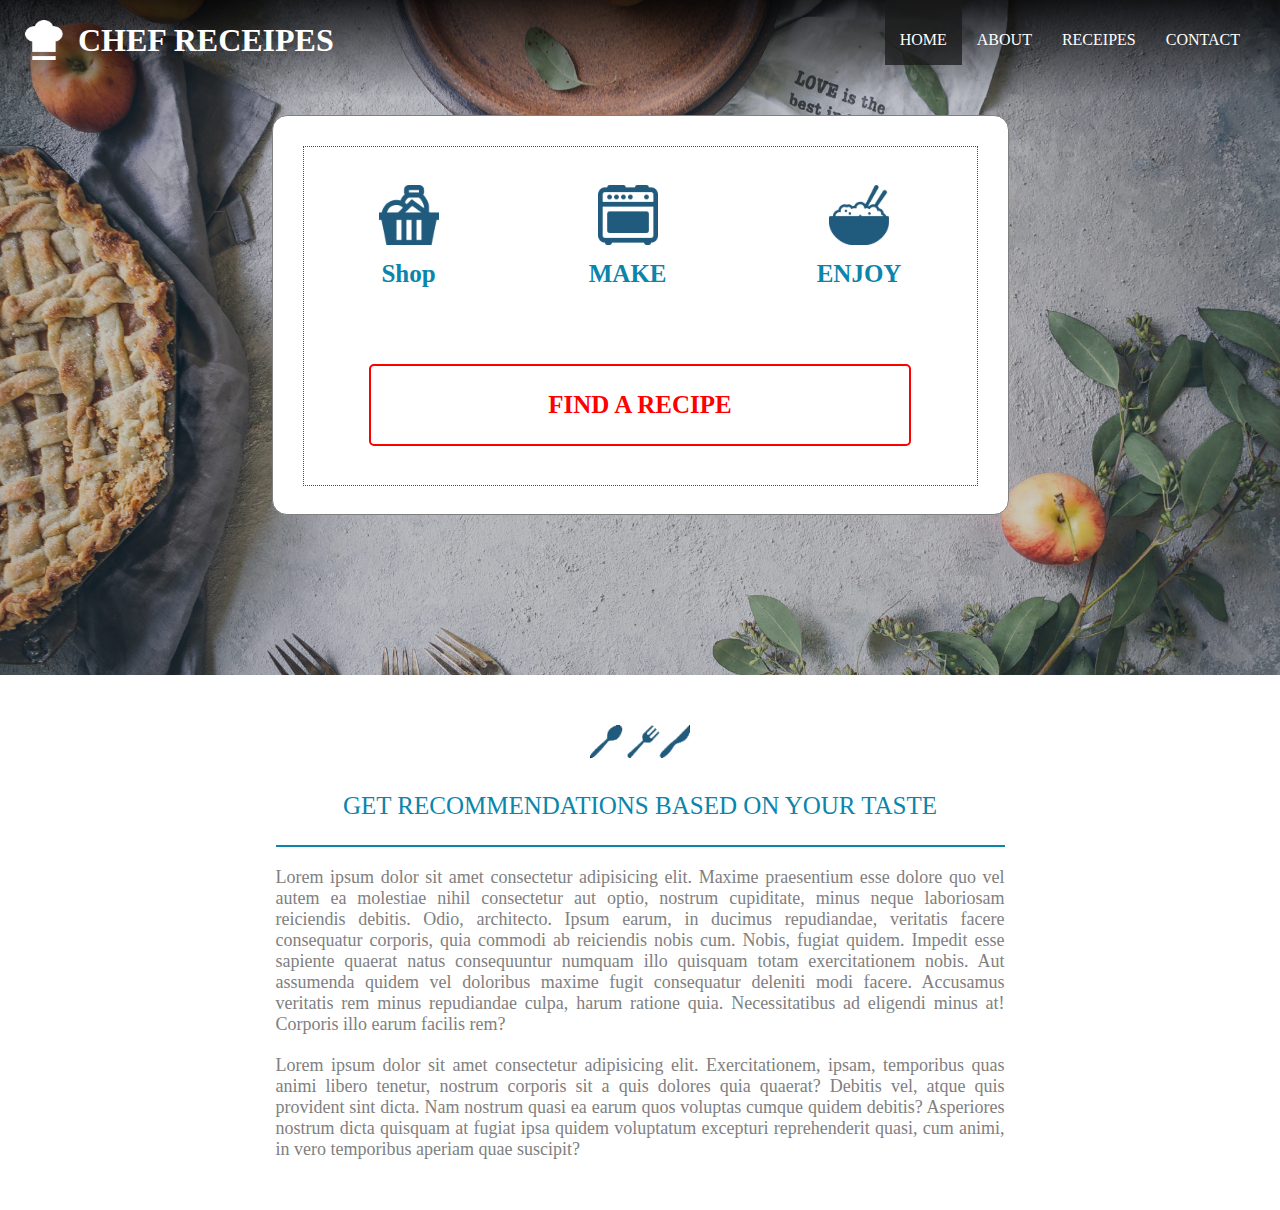
<file: index.html>
<!DOCTYPE html>
<html lang="en">
<head>
    <meta charset="UTF-8">
    <script src="script.js"></script>
    <link rel="stylesheet" href="styles/homestyle.css">
    <link rel="stylesheet" href="styles/navstyle.css">
    <title>Chef Recipes</title>
</head>
<body id="home">
    <div id="topSec">
        <script>
            navWriter();
        </script>
        <div id="mainDiv">
            <div id="innerDiv">
                <div id="innerDivTop">
                    <div class="subInnerDivTop">
                        <img src="img/Vector@3x.png" alt="SHOP" class="subInnerDivTopImg">
                        <span id="innerDivSpan1" class="innerDivSpan">shop</span>
                    </div>
                    <div class="subInnerDivTop">
                        <img src="img/surface1@3x-1.png" alt="RADIO" class="subInnerDivTopImg">
                        <span id="innerDivSpan2" class="innerDivSpan">make</span>
                    </div>
                    <div class="subInnerDivTop">
                        <img src="img/surface1@3x.png" alt="DISH" class="subInnerDivTopImg">
                        <span id="innerDivSpan3" class="innerDivSpan">enjoy</span>
                    </div>
                </div>
                <div id="innerDivBottom">
                    <span id="innerDivSpan4" class="innerDivSpan">find a recipe</span>
                </div>
            </div>
        </div>
    </div>
    <div id="secDiv">
        <img id="secDivImg" src="img/tools.png" alt="TOOLS">
        <h1 id="secDivH">get recommendations based on your taste</h1>
        <p id="secDivP1">
            Lorem ipsum dolor sit amet consectetur adipisicing elit. Maxime praesentium esse dolore quo vel autem ea molestiae nihil consectetur aut optio, nostrum cupiditate, minus neque laboriosam reiciendis debitis. Odio, architecto.
            Ipsum earum, in ducimus repudiandae, veritatis facere consequatur corporis, quia commodi ab reiciendis nobis cum. Nobis, fugiat quidem. Impedit esse sapiente quaerat natus consequuntur numquam illo quisquam totam exercitationem nobis.
            Aut assumenda quidem vel doloribus maxime fugit consequatur deleniti modi facere. Accusamus veritatis rem minus repudiandae culpa, harum ratione quia. Necessitatibus ad eligendi minus at! Corporis illo earum facilis rem?
        </p>
        <p id="secDivP2">
            Lorem ipsum dolor sit amet consectetur adipisicing elit. Exercitationem, ipsam, temporibus quas animi libero tenetur, nostrum corporis sit a quis dolores quia quaerat? Debitis vel, atque quis provident sint dicta.
            Nam nostrum quasi ea earum quos voluptas cumque quidem debitis? Asperiores nostrum dicta quisquam at fugiat ipsa quidem voluptatum excepturi reprehenderit quasi, cum animi, in vero temporibus aperiam quae suscipit?
        </p>
    </div>
</body>
</html>
</file>
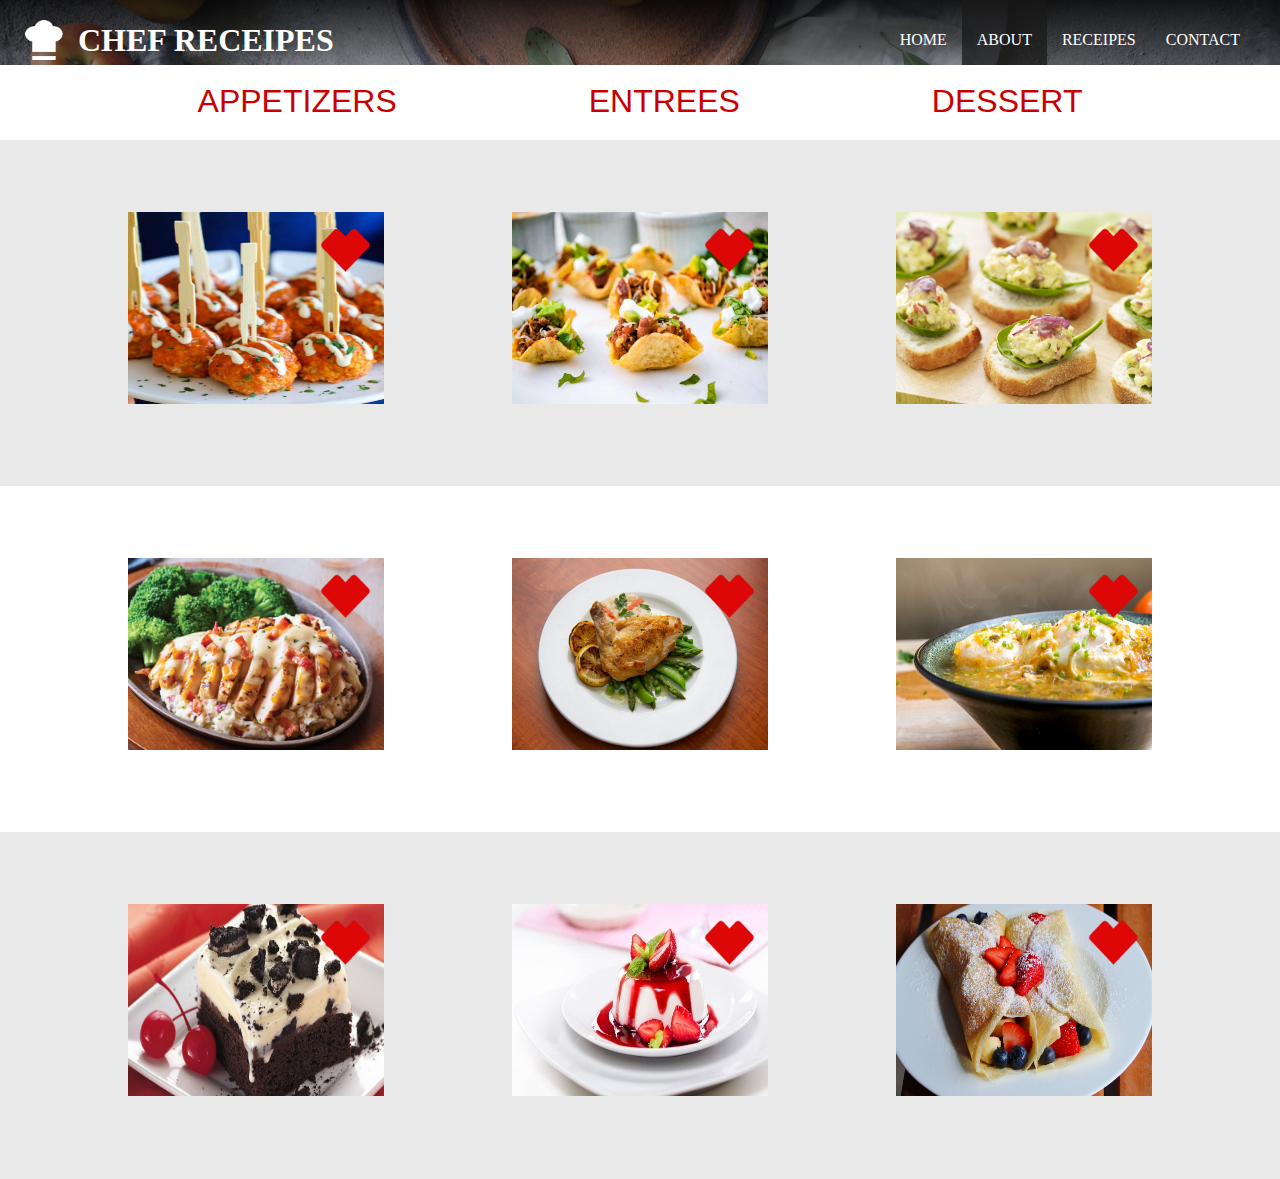
<file: about.html>
<!DOCTYPE html>
<html lang="en">
<head>
    <meta charset="UTF-8">
    <meta name="viewport" content="width=device-width, initial-scale=1.0">
    <script src="script.js"></script>
    <link rel="stylesheet" href="styles/aboutstyle.css">
    <link rel="stylesheet" href="styles/navstyle.css">
    <title>Chef Recipes</title>
</head>
<body id="about">
    <div id="navDiv">
        <script>
            navWriter();
        </script>
    </div>
    <div id="menu">
        <a href="#appretizers">APPETIZERS</a>
        <a href="#entrees">ENTREES</a>
        <a href="#dessert">DESSERT</a>
    </div>
    <div id="appretizers">
        <div>
            <img src="img/appretizers1.jpg" alt="appretizers" class="foodImg">
            <img src="img/heart.png" alt="heart" class="foodHeart">
            <div class="foodDetail">
                <h1>Chicken Kebabs</h1>
                <div class="foodImpr">
                    <div>
                        <img src="img/timer.png" alt="timer">
                        <span>5 heures</span>
                    </div>
                    <div>
                        <img src="img/heart.png" alt="heart">
                        <span>125</span>
                    </div>
                    <div>
                        <img src="img/msg.png" alt="comments">
                        <span>50</span>
                    </div>
                </div>
            </div>
        </div>
        <div>
            <img src="img/appretizers2.jpg" alt="appretizers" class="foodImg">
            <img src="img/heart.png" alt="heart" class="foodHeart">
            <div class="foodDetail">
                <h1>Mini Taco Bowls</h1>
                <div class="foodImpr">
                    <div>
                        <img src="img/timer.png" alt="timer">
                        <span>5 heures</span>
                    </div>
                    <div>
                        <img src="img/heart.png" alt="heart">
                        <span>125</span>
                    </div>
                    <div>
                        <img src="img/msg.png" alt="comments">
                        <span>50</span>
                    </div>
                </div>
            </div>
        </div>
        <div>
            <img src="img/appretizers3.jpg" alt="appretizers" class="foodImg">
            <img src="img/heart.png" alt="heart" class="foodHeart">
            <div class="foodDetail">
                <h1>Egg Salad</h1>
                <div class="foodImpr">
                    <div>
                        <img src="img/timer.png" alt="timer">
                        <span>5 heures</span>
                    </div>
                    <div>
                        <img src="img/heart.png" alt="heart">
                        <span>125</span>
                    </div>
                    <div>
                        <img src="img/msg.png" alt="comments">
                        <span>50</span>
                    </div>
                </div>
            </div>
        </div>
    </div>
    <div id="entrees">
        <div>
            <img src="img/entrees1.jpg" alt="appretizers" class="foodImg">
            <img src="img/heart.png" alt="heart" class="foodHeart">
            <div class="foodDetail">
                <h1>Sizzlin</h1>
                <div class="foodImpr">
                    <div>
                        <img src="img/timer.png" alt="timer">
                        <span>5 heures</span>
                    </div>
                    <div>
                        <img src="img/heart.png" alt="heart">
                        <span>125</span>
                    </div>
                    <div>
                        <img src="img/msg.png" alt="comments">
                        <span>50</span>
                    </div>
                </div>
            </div>
        </div>
        <div>
            <img src="img/entrees2.jpg" alt="appretizers" class="foodImg">
            <img src="img/heart.png" alt="heart" class="foodHeart">
            <div class="foodDetail">
                <h1>Chicken</h1>
                <div class="foodImpr">
                    <div>
                        <img src="img/timer.png" alt="timer">
                        <span>5 heures</span>
                    </div>
                    <div>
                        <img src="img/heart.png" alt="heart">
                        <span>125</span>
                    </div>
                    <div>
                        <img src="img/msg.png" alt="comments">
                        <span>50</span>
                    </div>
                </div>
            </div>
        </div>
        <div>
            <img src="img/entrees3.jpg" alt="appretizers" class="foodImg">
            <img src="img/heart.png" alt="heart" class="foodHeart">
            <div class="foodDetail">
                <h1>Mexican</h1>
                <div class="foodImpr">
                    <div>
                        <img src="img/timer.png" alt="timer">
                        <span>5 heures</span>
                    </div>
                    <div>
                        <img src="img/heart.png" alt="heart">
                        <span>125</span>
                    </div>
                    <div>
                        <img src="img/msg.png" alt="comments">
                        <span>50</span>
                    </div>
                </div>
            </div>
        </div>
    </div>
    <div id="dessert">
        <div>
            <img src="img/dessert1.jpg" alt="appretizers" class="foodImg">
            <img src="img/heart.png" alt="heart" class="foodHeart">
            <div class="foodDetail">
                <h1>Fudge Ice-Cream</h1>
                <div class="foodImpr">
                    <div>
                        <img src="img/timer.png" alt="timer">
                        <span>5 heures</span>
                    </div>
                    <div>
                        <img src="img/heart.png" alt="heart">
                        <span>125</span>
                    </div>
                    <div>
                        <img src="img/msg.png" alt="comments">
                        <span>50</span>
                    </div>
                </div>
            </div>
        </div>
        <div>
            <img src="img/dessert2.jpg" alt="appretizers" class="foodImg">
            <img src="img/heart.png" alt="heart" class="foodHeart">
            <div class="foodDetail">
                <h1>Moelleux cacao</h1>
                <div class="foodImpr">
                    <div>
                        <img src="img/timer.png" alt="timer">
                        <span>5 heures</span>
                    </div>
                    <div>
                        <img src="img/heart.png" alt="heart">
                        <span>125</span>
                    </div>
                    <div>
                        <img src="img/msg.png" alt="comments">
                        <span>50</span>
                    </div>
                </div>
            </div>
        </div>
        <div>
            <img src="img/dessert3.jpg" alt="appretizers" class="foodImg">
            <img src="img/heart.png" alt="heart" class="foodHeart">
            <div class="foodDetail">
                <h1>Crepes</h1>
                <div class="foodImpr">
                    <div>
                        <img src="img/timer.png" alt="timer">
                        <span>5 heures</span>
                    </div>
                    <div>
                        <img src="img/heart.png" alt="heart">
                        <span>125</span>
                    </div>
                    <div>
                        <img src="img/msg.png" alt="comments">
                        <span>50</span>
                    </div>
                </div>
            </div>
        </div>
    </div>
    <script>
        hoverOnFoodAboutPage();
    </script>
</body>
</html>
</file>
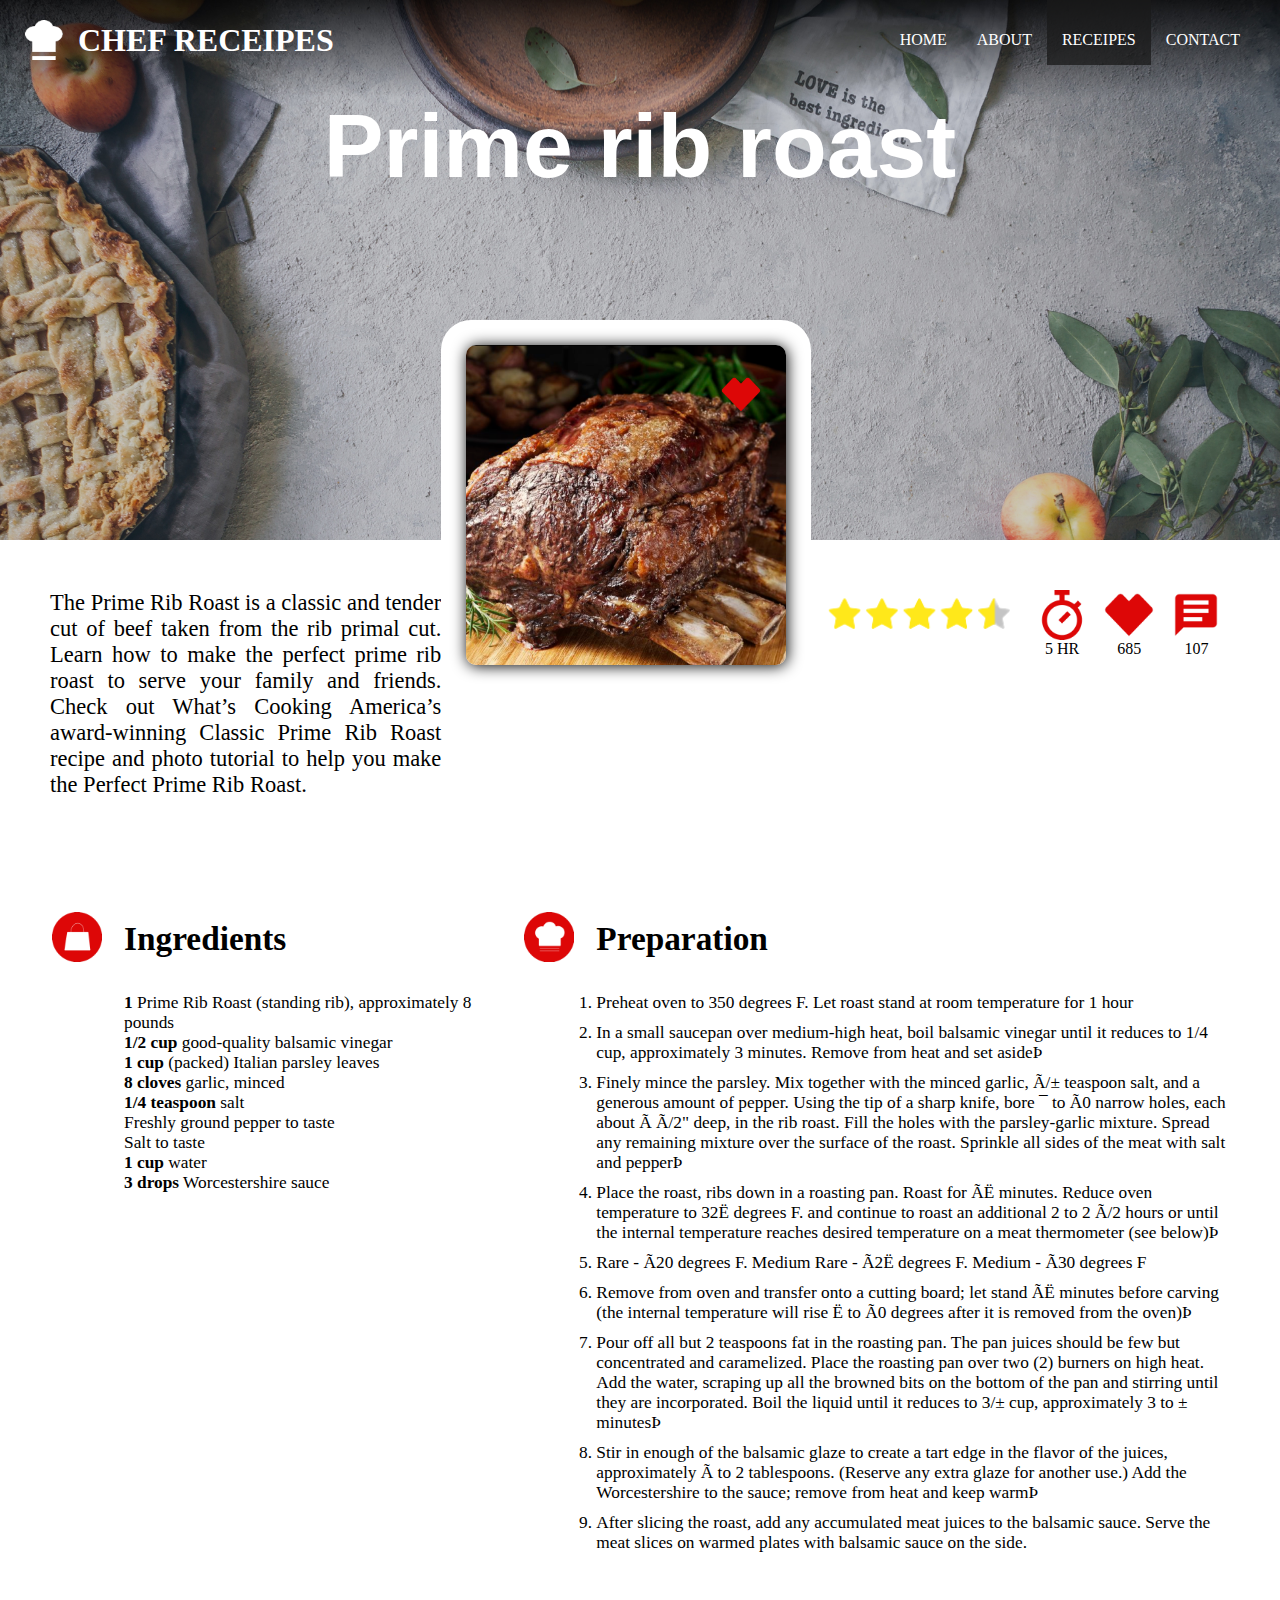
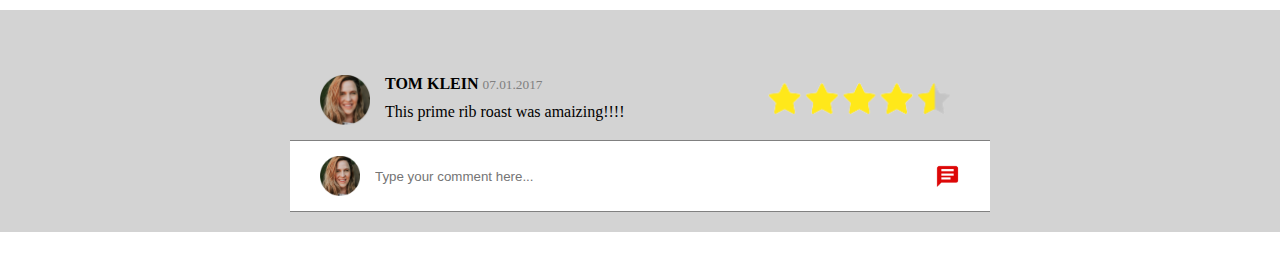
<file: recipes.html>
<!DOCTYPE html>
<html lang="en">
<head>
    <meta charset="UTF-8">
    <meta name="viewport" content="width=device-width, initial-scale=1.0">
    <script src="script.js"></script>
    <link rel="stylesheet" href="styles/recipesstyle.css">
    <link rel="stylesheet" href="styles/navstyle.css">
    <title>Chef Recipes</title>
</head>
<body id="recipes">
    <div id="topDiv">
        <script>
            navWriter();
        </script>
        <h1 id="underNavTitle">Prime rib roast</h1>
    </div>
    <article id="firstArticle">
        <div id="firstArticleLeft">
            <p>
                The Prime Rib Roast is a classic and tender cut of beef taken from the rib
                primal cut. Learn how to make the perfect prime rib roast to serve your family
                and friends. Check out What’s Cooking America’s award-winning Classic Prime
                Rib Roast recipe and photo tutorial to help you make the Perfect Prime Rib
                Roast.
            </p>
        </div>
        <div id="firstArticleCenter">
            <img src="img/roast.png" alt="Roast" id="firstArticleCenterImg1">
            <img src="img/heart.png" alt="Heart" id="firstArticleCenterImg2">
        </div>
        <div id="firstArticleRight">
            <img src="img/etoiles.png" alt="Heart" class="firstArticleRightImg" id="firstArticleRightImgStars">
            <div class="firstArticleRightDiv">
                <img src="img/timer.png" alt="Timer" class="firstArticleRightImg">
                <span>5 HR</span>
            </div>
            <div class="firstArticleRightDiv">
                <img src="img/heart.png" alt="Heart" class="firstArticleRightImg">
                <span>685</span>
            </div>
            <div class="firstArticleRightDiv">
                <img src="img/msg.png" alt="Heart" class="firstArticleRightImg">
                <span>107</span>
            </div>
        </div>
    </article>
    <article id="secondArticle">
        <div>
            <table id="secondArticleLeft">
                <tr>
                    <td>
                        <img src="img/shopList.png" alt="Shop List" class="secondArticleImg">
                    </td>
                    <td>
                        <span class="secondArticleTitle">Ingredients</span>
                    </td>
                </tr>
                <tr>
                    <td></td>
                    <td>
                        <p id="secondArticlePar">
                            <b>1</b> Prime Rib Roast (standing rib), approximately 8 pounds
                            <br>
                            <b>1/2 cup</b> good-quality balsamic vinegar
                            <br>
                            <b>1 cup</b> (packed) Italian parsley leaves
                            <br>
                            <b>8 cloves</b> garlic, minced
                            <br>
                            <b>1/4 teaspoon</b> salt 
                            <br>
                            Freshly ground pepper to taste
                            <br>
                            Salt to taste
                            <br>
                            <b>1 cup</b> water
                            <br>
                            <b>3 drops</b> Worcestershire sauce
                        </p>
                    </td>
                </tr>
            </table>
        </div>
        <div>
            <table id="secondArticleRight">
                <tr>
                    <td>
                        <img src="img/prepared.png" alt="Shop List" class="secondArticleImg">
                    </td>
                    <td>
                        <span class="secondArticleTitle">Preparation</span>
                    </td>
                </tr>
                <tr>
                    <td></td>
                    <td>
                        <ol id="secondArticleList">
                            <li>Preheat oven to 350 degrees F. Let roast stand at room temperature for 1 hour</li>
                            <li>In a small saucepan over medium-high heat, boil balsamic vinegar until it reduces to 1/4 cup, approximately 3 minutes. Remove from heat and set asideÞ</li>
                            <li>
                                Finely mince the parsley. Mix together with the minced garlic, Ã/± teaspoon salt, and a generous amount of pepper. Using the tip of a sharp knife, bore ¯ to Ã0
                                narrow holes, each about Ã Ã/2" deep, in the rib roast. Fill the holes with the parsley-garlic mixture. Spread any remaining mixture over the surface of the roast.
                                Sprinkle all sides of the meat with salt and pepperÞ
                            </li>
                            <li>
                                Place the roast, ribs down in a roasting pan. Roast for ÃË minutes. Reduce oven temperature to 32Ë degrees F. and continue to roast an additional 2 to 2 Ã/2
                                hours or until the internal temperature reaches desired temperature on a meat thermometer (see below)Þ
                            </li>
                            <li>Rare - Ã20 degrees F. Medium Rare - Ã2Ë degrees F. Medium - Ã30 degrees F</li>
                            <li>
                                Remove from oven and transfer onto a cutting board; let stand ÃË minutes before carving (the internal temperature will rise Ë to Ã0 degrees after it is removed
                                from the oven)Þ
                            </li>
                            <li>
                                Pour off all but 2 teaspoons fat in the roasting pan. The pan juices should be few but concentrated and caramelized. Place the roasting pan over two (2) burners
                                on high heat. Add the water, scraping up all the browned bits on the bottom of the pan and stirring until they are incorporated. Boil the liquid until it reduces to
                                3/± cup, approximately 3 to ± minutesÞ
                            </li>
                            <li>
                                Stir in enough of the balsamic glaze to create a tart edge in the flavor of the juices, approximately Ã to 2 tablespoons. (Reserve any extra glaze for another use.)
                                Add the Worcestershire to the sauce; remove from heat and keep warmÞ
                            </li>
                            <li>After slicing the roast, add any accumulated meat juices to the balsamic sauce. Serve the meat slices on warmed plates with balsamic sauce on the side.</li>
                        </ol>
                    </td>
                </tr>
            </table>
        </div>
    </article>
    <footer>
        <div id="commentDiv">
            <img src="img/comment2.png" alt="User Image" id="commentUserImg">
            <div id="commentDivContent">
                <span id="commentDivUserName">TOM KLEIN</span>
                <span id="commentDivDate">07.01.2017</span>
                <p id="commentDivText">This prime rib roast was amaizing!!!!</p>
            </div>
            <img src="img/etoiles.png" alt="User Image" id="commentUserStarsImg">
        </div>
        <div id="commentInputDiv">
            <img src="img/comment2.png" alt="User Image" id="commentInputDivUserImg">
            <input type="text" placeholder="Type your comment here..." id="commentInput">
            <img src="img/msg.png" alt="Message" id="commentSubmitImg">
        </div>
    </footer>
</body>
</html>
</file>
<file: styles/homestyle.css>
*{
    margin: 0;
    padding: 0;
}
/**/
#topSec{
    background-image: url("../img/imageBG.jpg");
    background-size: cover;
    height: 75vh;
}
/**/
#mainDiv{
    margin-top: 50px;
    margin-left: auto;
    margin-right: auto;
    padding: 30px;
    height: 50%;
    background-color: white;
    border: grey solid 1px;
    border-radius: 15px;
    max-width: 75vh;
}
#innerDiv{
    border: red dotted 1px;
    height: 100%;
    display: flex;
    flex-direction: column;
    justify-content: space-around;
}
#innerDivTop{
    display: flex;
    justify-content: space-around;
}
#innerDivBottom{
    align-self: center;
    border: red solid 2px;
    border-radius: 5px;
    padding: 25px 0;
    text-align: center;
    width: 80%;
}
.subInnerDivTop{
    display: flex;
    flex-direction: column;
}
.subInnerDivTopImg{
    width: 60px;
    height: 60px;
    align-self: center;
    margin-bottom: 15px;
}
.innerDivSpan{
    color: #0A85AB;
    font-size: 25px;
    font-weight: bold;
    align-self: center;
}
#innerDivSpan1{
    text-transform: capitalize;
}
#innerDivSpan2, #innerDivSpan3, #innerDivSpan4{
    text-transform: uppercase;
}
#innerDivSpan4{
    color: red;
}
/**/
#secDiv{
    text-align: center;
    margin: 50px auto;
    max-width: 81vh;
}
#secDivImg{
    width: 100px;
    margin-bottom: 30px;
}
#secDivH{
    color: #0A85AB;
    text-transform: uppercase;
    font-size: 25px;
    font-weight: normal;
}
#secDivP1{
    border-top: #0A85AB solid 2px;
    margin-top: 25px;
}
#secDivP1, #secDivP2{
    font-size: 18px;
    color: grey;
    text-align: justify;
    margin-right: auto;
    margin-left: auto;
    padding-top: 20px;
}
/**/
@media (max-device-width: 950px) {
    #topSec{
        height: 40vh;
    }
    /**/
    #mainDiv{
        max-width: 75vw;
    }
    /**/
    #secDiv{
        max-width: 81vw;
    }
}
</file>
<file: styles/navstyle.css>
nav{
    display: flex;
    justify-content: space-between;
}
#navLogoTitle{
    display: flex;
    align-items: center;
    padding-top: 15px;
    padding-left: 25px;
}
#navLogo{
    height: 40px;
    margin-right: 15px;
}
#navTitle{
    color: white;
}
#navLinks{
    display: flex;
    margin-right: 25px;
}
.navLink{
    text-decoration: none;
    color: white;
    display: flex;
    height: 50px;
    padding-top: 15px;
    padding-left: 15px;
    padding-right: 15px;
}
.navLink:hover, #home #homeLink, #recipes #recipesLink, #about #aboutLink{
    background-color: rgba(25, 25, 25, 0.75);
}
.subNavLink{
    align-self: center;
}
</file>
<file: styles/aboutstyle.css>
*{
    margin: 0;
    padding: 0;
}

#navDiv{
    background-image: url("../img/imageBG.jpg");
    background-size: cover;
}
/*menu*/
#menu{
    display: flex;
    justify-content: center;
    gap: 15vw;
    padding: 2vh;
}
#menu a{
    color: rgb(200, 0, 0);
    font-family: 'Trebuchet MS', sans-serif;
    font-size: 2.5vw;
    text-decoration: none;
    border-bottom: 2px solid white;
}
#menu a:hover{
    border-bottom-color: rgb(200, 0, 0);
    transition-duration: 0.5s;
}
/*food*/
#appretizers, #dessert{
    background-color: rgb(233, 233, 233);
}
#appretizers, #entrees, #dessert{
    display: flex;
    justify-content: space-evenly;
    padding-top: 8vh;
    padding-bottom: 3vh;
}
.foodImg{
    display: block;
    height: 15vw;
    width: 20vw;
    margin: 0 auto;
}
.foodHeart{
    width: 4vw;
    transform: translate(15vw, -14vw);
}
/* @media (min-width: 769px) {
    .foodImg:hover{
        transform: scale(1.3);
        transition-duration: 0.5s;
    }
    .foodImg:hover + .foodHeart{
        transform: translate(18vw, -16vw);
        transition-duration: 0.5s;
    }
    .foodImg:hover + .foodHeart + .foodDetail{
        display: flex;
    }
} */
.foodDetail{
    display: none;
    flex-direction: column;
}
.foodDetail h1{
    text-align: center;
    color: rgb(200, 0, 0);
    font-family: 'Trebuchet MS', sans-serif;
    margin-bottom: 1vh;
}
.foodImpr{
    display: flex;
    justify-content: space-evenly;
}
.foodImpr img{
    width: 5vh;
}
.foodImpr div{
    display: flex;
    align-items: center;
}

@media (max-width: 768px){
    #appretizers, #entrees, #dessert{
        justify-content: space-around;
        padding-top: 5vh;
        padding-bottom: 3vh;
    }
    .foodDetail{
        display: flex;
    }
    .foodImg{
        height: 20vw;
        width: 25vw;
    }
    .foodHeart{
        width: 4vw;
        transform: translate(20vw, -19vw);
    }
}

@media (max-width: 666px) {
    body{
        position: absolute;
    }
    #menu{
        flex-direction: column;
        align-items: center;
        gap: 1vh;
    }
    #menu a{
        font-size: 25pt;
    }
    #appretizers, #entrees, #dessert{
        flex-direction: column;
        padding: 5vw 0;
    }
    .foodDetail{
        display: flex;
        margin-bottom: 5vw;
    }
    .foodImg{
        height: 300px;
        width: 400px;
    }
    .foodHeart{
        width: 30px;
        transform: translate(450px, -275px);
    }
    .foodImpr img{
        width: 50px;
    }
    .foodImpr span{
        font-size: 15pt;
    }
}
</file>
<file: styles/recipesstyle.css>
*{
    margin: 0;
    padding: 0;
}
/**/
#topDiv{
    background-image: url("../img/imageBG.jpg");
    background-size: cover;
    height: 60vh;
}
/**/
#underNavTitle{
    color: white;
    font-size: 7vw;
    font-family: sans-serif;
    text-align: center;
    margin-top: 30px;
}
/*first article*/
#firstArticle{
    display: flex;
    max-height: 30vh;
    padding-top: 50px;
    padding-left: 50px;
    padding-right: 50px;
}
#firstArticleLeft{
    width: 25vw;
    font-size: 2.5vh;
    text-align: justify;
    flex-grow: 2;
}
#firstArticleCenter{
    width: 25vw;
    height: 25vw;
    padding: 25px;
    background-color: white;
    border-radius: 30px;
    transform: translate(0px, -30vh);
}
#firstArticleCenterImg1{
    width: 25vw;
    border-radius: 10px;
    box-shadow: 1px 1px 15px black;
}
#firstArticleCenterImg2{
    width: 50px;
    float: right;
    transform: translate(-25px, -23vw);
}
#firstArticleRight{
    flex-grow: 3;
    display: flex;
    justify-content: space-around;
}
.firstArticleRightImg{
    height: 50px;
}
/*second article*/
#secondArticle{
    display: flex;
    justify-content: space-around;
    padding-top: 50px;
    padding-left: 50px;
    padding-right: 50px;
}
.secondArticleImg{
    height: 50px;
    padding-right: 20px;
}
.secondArticleTitle{
    font-size: 25pt;
    font-weight: bold;
}
#secondArticlePar, #secondArticleList{
    margin-top: 25px;
}
#secondArticlePar, #secondArticleList>li{
    font-size: 13pt;
}
#secondArticleList{
    max-width: 50vw;
}
#secondArticleList>li{
    margin-bottom: 10px;   
}
/**/
footer{
    background-color: lightgrey;
    margin: 5vh 0;
    padding-top: 50px;
    padding-bottom: 20px;
}
#commentDiv{
    display: flex;
    width: 50vw;
    padding: 15px;
    margin: 0 auto;
}
#commentDivContent{
    flex-grow: 2;
    margin: 0 15px;
}
#commentUserImg, #commentUserStarsImg{
    height: 50px;
}
#commentDivUserName{
    font-weight: bold;
}
#commentDivDate{
    font-size: 10pt;
    color: grey;
}
#commentDivText{
    margin-top: 10px;
}
#commentInputDiv{
    background-color: white;
    display: flex;
    width: 50vw;
    padding: 15px 30px;
    margin: 0 auto;
    border-top: solid 1px grey;
    border-bottom: solid 1px grey;
}
#commentInput{
    flex-grow: 2;
    margin: 0 15px;
}
#commentInputDivUserImg{
    height: 40px;
}
#commentSubmitImg{
    height: 25px;
    align-self: center;
}
#commentInput{
    border-width: 0;
}
/**/
@media (max-width: 1440px) {
    /**/
    #firstArticle{
        max-height: 30vh;
    }
    #firstArticleLeft {
        width: 27vw;
    }
    #firstArticleCenter{
        width: 25vw;
        transform: translate(0px, -30vh);
    }
    #firstArticleCenterImg1{
        width: 25vw;
    }
    #firstArticleCenterImg2{
        width: 40px;
        transform: translate(-25px, -23vw);
    }
    .firstArticleRightDiv{
        display: flex;
        flex-direction: column;
        align-items: center;
    }
}
@media (max-width: 1024px) {
    /**/
    #topDiv{
        height: 40vh;
    }
    /**/
    #firstArticleCenter{
        width: 25vw;
        transform: translate(0px, -20vh);
    }
    #firstArticleCenterImg1{
        width: 25vw;
    }
    #firstArticleCenterImg2{
        width: 30px;
        transform: translate(-25px, -23vw);
    }
    #firstArticleLeft{
        width: 25vw;
    }
    #firstArticleRight{
        flex-direction: column;
        align-items: center;
    }
    #firstArticleRightImgStars{
        width: 20vw;
    }
    .firstArticleRightImg{
        height: 40px;
    }
    /**/
    #commentUserStarsImg{
        height: 40px;
    }
}
@media (max-width: 768px) {
    /**/
    #topDiv{
        height: 40vh;
    }
    /**/
    #firstArticleLeft{
        font-size: 11pt;
        width: 25vw;
    }
    #firstArticleCenter{
        width: 25vw;
        transform: translate(0px, -15vh);
    }
    #firstArticleCenterImg1{
        width: 25vw;
    }
    #firstArticleCenterImg2{
        width: 25px;
        transform: translate(-15px, -23vw);
    }
    /**/
    #commentDiv{
        width: 75vw;
    }
    #commentInputDiv{
        width: 75vw;
    }
    #commentUserStarsImg{
        height: 30px;
    }
}
@media (max-width: 567px) {
    body{
        position: absolute;
    }
}
@media (max-width: 425px) {
    body{
        position: absolute;
    }
    /**/
    #topDiv{
        height: 30vh;
    }
    #underNavTitle{
        font-size: 12vw;
    }
    /**/
    #firstArticle{
        display: block;
        max-height: none;
        padding-left: 0;
        padding-right: 0;
    }
    #firstArticleLeft{
        width: 100vw;
        margin: 0 auto;
        font-size: 18pt;
    }
    #firstArticleCenter{
        margin: 0 auto;
        width: 50vw;
        height: 50vw;
        transform: none;
    }
    #firstArticleCenterImg1{
        width: 50vw;
    }
    #firstArticleCenterImg2{
        width: 35px;
        transform: translate(-15px, -45vw);
    }
    #firstArticleRight{
        flex-direction: row;
        width: 100vw;
        margin: 0 40vw;
    }
    #firstArticleRightImgStars{
        width: 40vw;
    }
    /**/
    #secondArticle{
        display: block;
    }
    .secondArticleImg{
        height: 40px;
    }
    .secondArticleTitle{
        font-size: 23pt;
    }
    #secondArticlePar{
        margin-bottom: 25px;
    }
    #secondArticlePar, #secondArticleList>li{
        font-size: 15pt;
    }
    #secondArticleList{
        max-width: none;
    }
    /**/
    #commentDiv{
        width: 100vw;
    }
    #commentUserImg, #commentUserStarsImg{
        height: 30px;
    }
    #commentInputDiv{
        width: 100vw;
    }
    #commentInputDivUserImg{
        height: 25px;
    }
    #commentSubmitImg{
        height: 20px;
    }
    #commentDiv{
        display: flex;
    }
}
</file>
